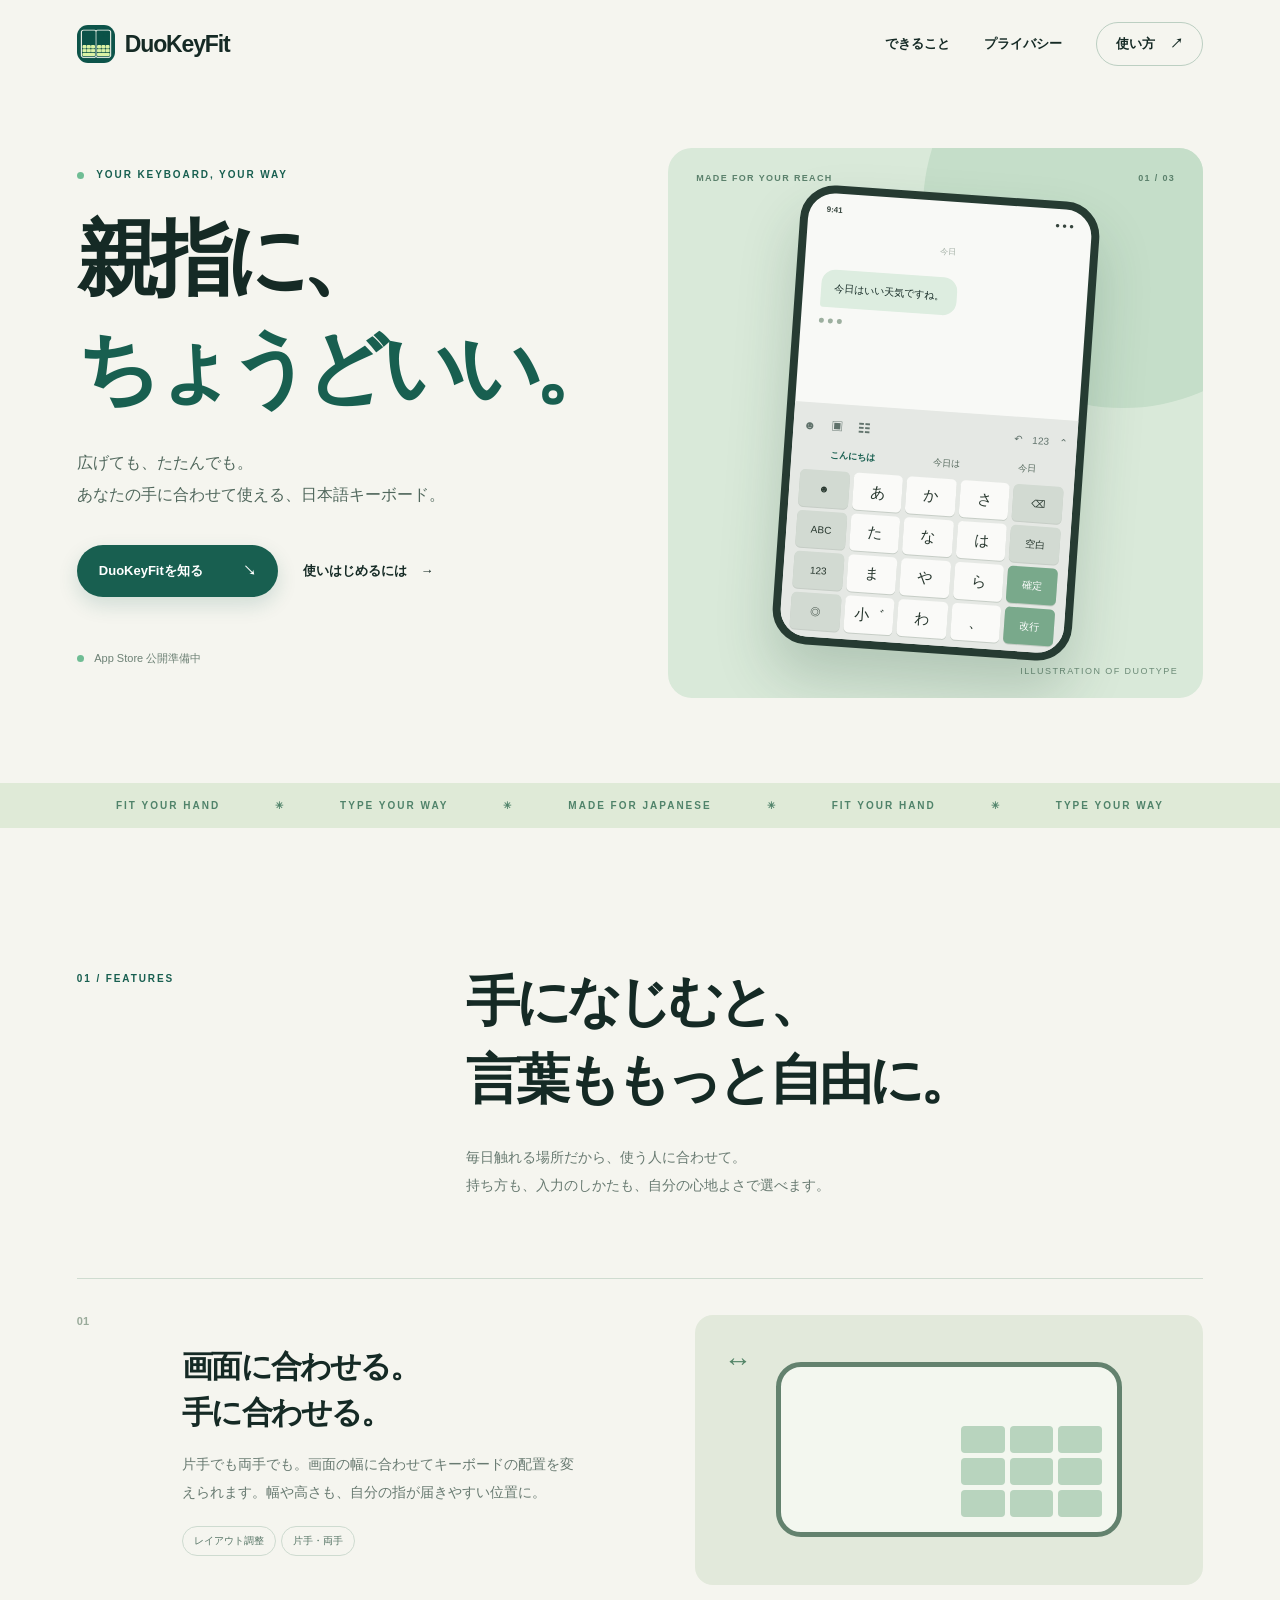
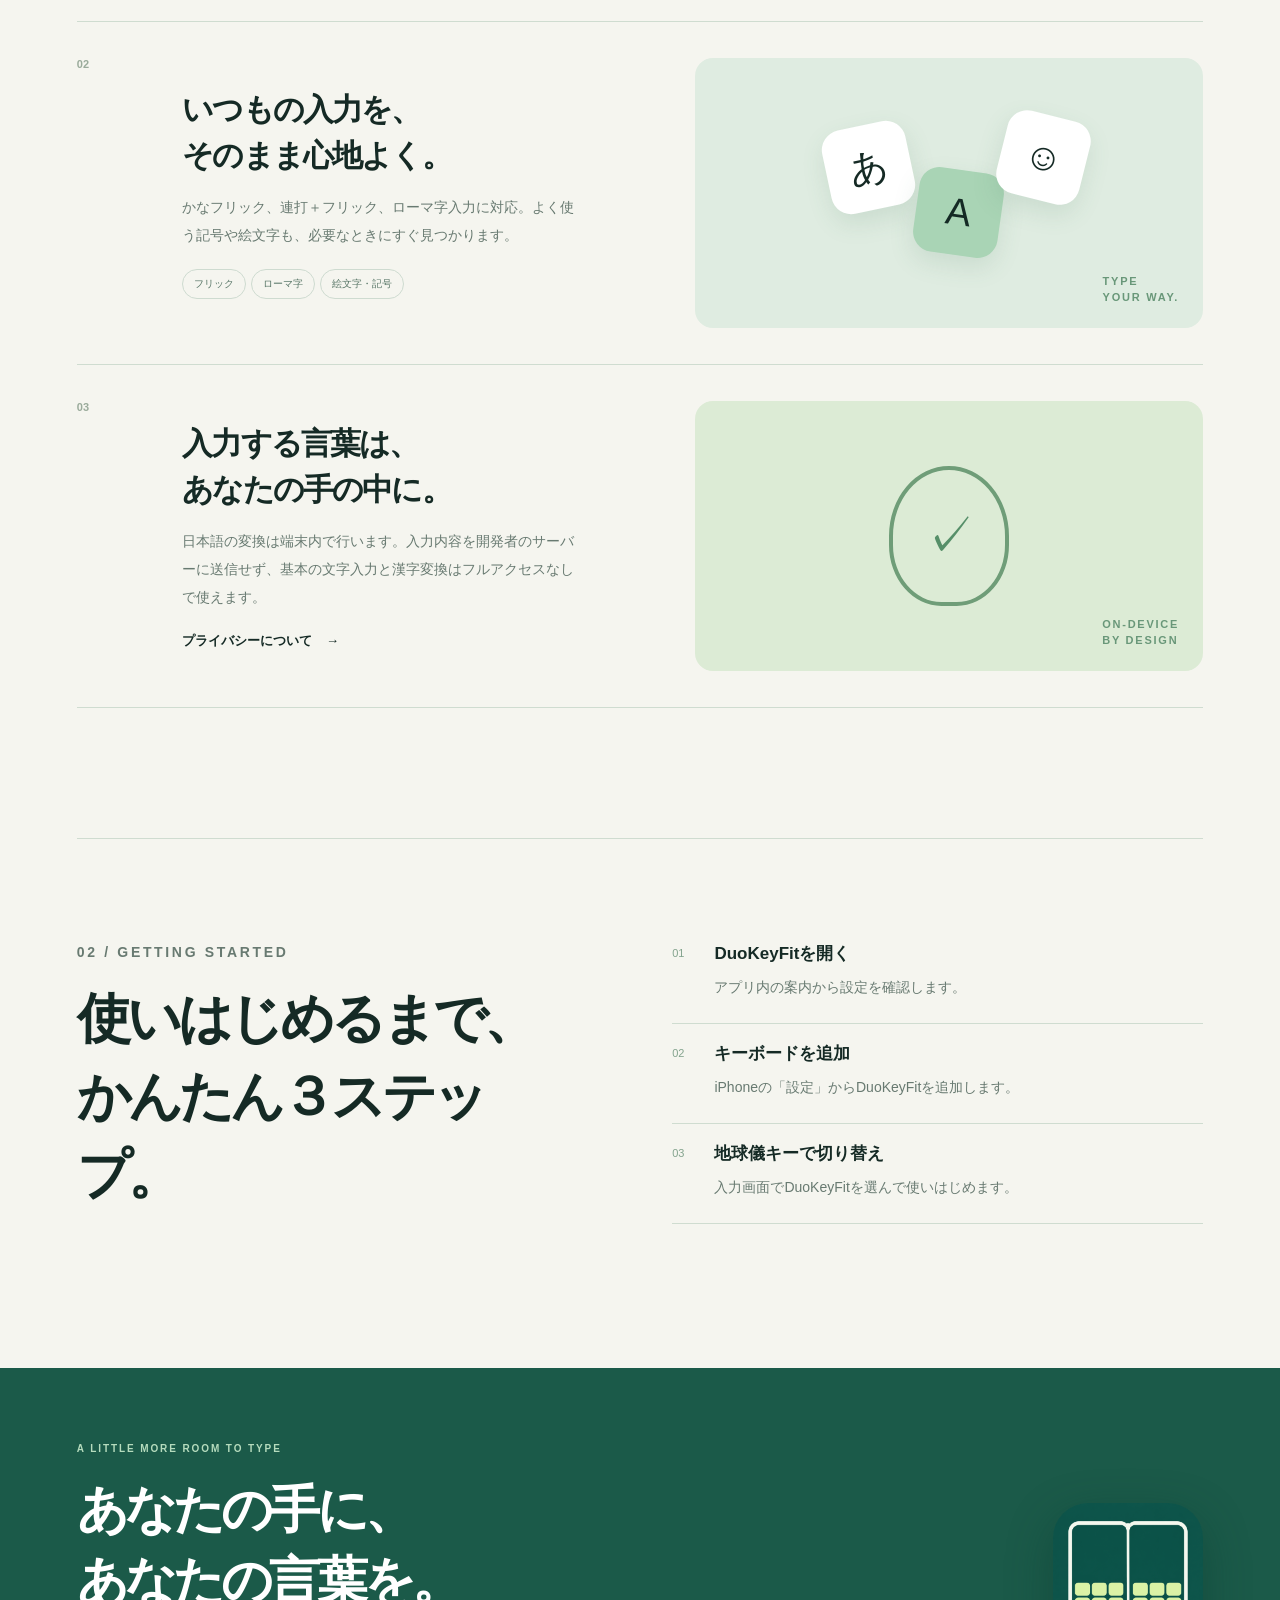
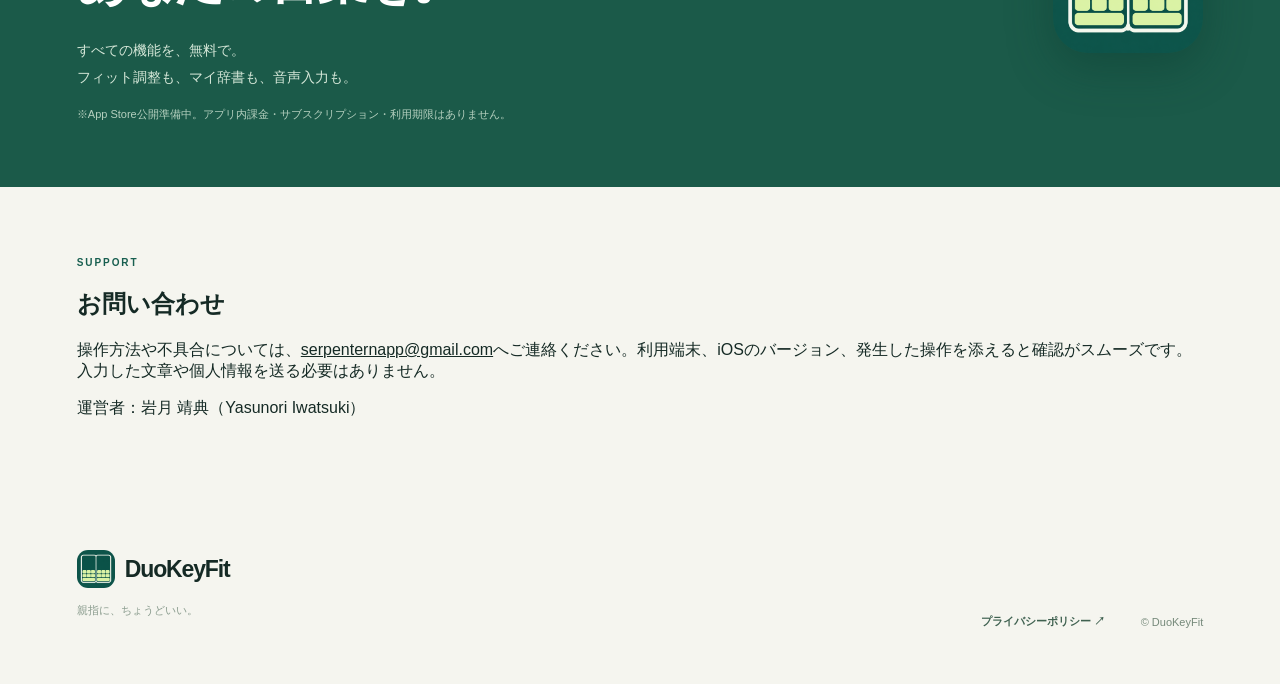
<file: index.html>
<!doctype html>
<html lang="ja">
<head>
<meta charset="utf-8"><meta name="viewport" content="width=device-width,initial-scale=1">
<meta name="description" content="DuoKeyFitは、画面の幅や持ち方に合わせて使える日本語キーボードです。">
<meta name="theme-color" content="#f5f5ef"><title>DuoKeyFit — 親指に、ちょうどいい。</title>
<link rel="icon" href="assets/icon.png"><link rel="stylesheet" href="style.css">
<link rel="canonical" href="https://serpentern.github.io/duotype-site/"></head>
<body>
<a class="skip" href="#main">本文へ移動</a>
<header class="site-header"><a class="brand" href="index.html" aria-label="DuoKeyFit ホーム"><img src="assets/icon.png" alt=""><span>DuoKeyFit</span></a><nav aria-label="メインナビゲーション"><a href="#features">できること</a><a href="#privacy">プライバシー</a><a class="nav-cta" href="#getting-started">使い方 <span aria-hidden="true">↗</span></a></nav></header>
<main id="main">
<section class="hero section-shell"><div class="hero-copy"><div class="eyebrow"><span class="dot"></span> YOUR KEYBOARD, YOUR WAY</div><h1>親指に、<br><em>ちょうどいい。</em></h1><p class="lead">広げても、たたんでも。<br>あなたの手に合わせて使える、<br class="mobile-break">日本語キーボード。</p><div class="hero-actions"><a class="button primary" href="#features">DuoKeyFitを知る <span aria-hidden="true">↘</span></a><a class="text-link" href="#getting-started">使いはじめるには <span aria-hidden="true">→</span></a></div><p class="availability"><span class="dot"></span> App Store 公開準備中</p></div>
<div class="hero-art" aria-label="画面に合わせた片手用キーボードのイメージ"><div class="art-label"><span>MADE FOR YOUR REACH</span><span>01 / 03</span></div><div class="device"><div class="device-top"><span>9:41</span><span>● ● ●</span></div><div class="message-area"><span class="message-time">今日</span><div class="bubble">今日はいい天気ですね。</div><div class="typing"><span></span><span></span><span></span></div></div><div class="keyboard"><div class="keyboard-toolbar"><span>☻</span><span>▣</span><span>☷</span><span class="tool-right">↶　123　⌃</span></div><div class="candidate"><span>こんにちは</span><span>今日は</span><span>今日</span></div><div class="keygrid"><span class="key special">☻</span><span class="key">あ</span><span class="key">か</span><span class="key">さ</span><span class="key special">⌫</span><span class="key special">ABC</span><span class="key">た</span><span class="key">な</span><span class="key">は</span><span class="key special">空白</span><span class="key special">123</span><span class="key">ま</span><span class="key">や</span><span class="key">ら</span><span class="key enter">確定</span><span class="key special">◎</span><span class="key">小゛</span><span class="key">わ</span><span class="key">、</span><span class="key enter">改行</span></div></div></div><span class="art-caption">ILLUSTRATION OF DUOTYPE</span></div></section>
<div class="ticker" aria-hidden="true"><span>FIT YOUR HAND</span><span>✳</span><span>TYPE YOUR WAY</span><span>✳</span><span>MADE FOR JAPANESE</span><span>✳</span><span>FIT YOUR HAND</span><span>✳</span><span>TYPE YOUR WAY</span></div>
<section id="features" class="section-shell features"><div class="section-intro"><p class="eyebrow">01 / FEATURES</p><div><h2>手になじむと、<br>言葉ももっと自由に。</h2><p>毎日触れる場所だから、使う人に合わせて。<br>持ち方も、入力のしかたも、自分の心地よさで選べます。</p></div></div><div class="feature-list"><article class="feature-row"><div class="feature-number">01</div><div><h3>画面に合わせる。<br>手に合わせる。</h3><p>片手でも両手でも。画面の幅に合わせてキーボードの配置を変えられます。幅や高さも、自分の指が届きやすい位置に。</p><span class="chip">レイアウト調整</span><span class="chip">片手・両手</span></div><div class="feature-art layout-art" aria-hidden="true"><div class="small-device"><div class="layout-keys"><i></i><i></i><i></i><i></i><i></i><i></i><i></i><i></i><i></i></div></div><div class="layout-arrow">↔</div></div></article><article class="feature-row"><div class="feature-number">02</div><div><h3>いつもの入力を、<br>そのまま心地よく。</h3><p>かなフリック、連打＋フリック、ローマ字入力に対応。よく使う記号や絵文字も、必要なときにすぐ見つかります。</p><span class="chip">フリック</span><span class="chip">ローマ字</span><span class="chip">絵文字・記号</span></div><div class="feature-art type-art" aria-hidden="true"><div class="floating-key one">あ</div><div class="floating-key two">A</div><div class="floating-key three">☺</div><span>TYPE<br>YOUR WAY.</span></div></article><article id="privacy" class="feature-row"><div class="feature-number">03</div><div><h3>入力する言葉は、<br>あなたの手の中に。</h3><p>日本語の変換は端末内で行います。入力内容を開発者のサーバーに送信せず、基本の文字入力と漢字変換はフルアクセスなしで使えます。</p><a class="text-link" href="privacy.html">プライバシーについて <span aria-hidden="true">→</span></a></div><div class="feature-art privacy-art" aria-hidden="true"><div class="shield">✓</div><span>ON-DEVICE<br>BY DESIGN</span></div></article></div></section>
<section id="getting-started" class="setup section-shell"><div><p class="eyebrow">02 / GETTING STARTED</p><h2>使いはじめるまで、<br>かんたん３ステップ。</h2></div><ol><li><span>01</span><div><h3>DuoKeyFitを開く</h3><p>アプリ内の案内から設定を確認します。</p></div></li><li><span>02</span><div><h3>キーボードを追加</h3><p>iPhoneの「設定」からDuoKeyFitを追加します。</p></div></li><li><span>03</span><div><h3>地球儀キーで切り替え</h3><p>入力画面でDuoKeyFitを選んで使いはじめます。</p></div></li></ol></section>
<section class="closing"><div class="section-shell closing-inner"><div><p class="eyebrow">A LITTLE MORE ROOM TO TYPE</p><h2>あなたの手に、<br>あなたの言葉を。</h2><p>すべての機能を、無料で。<br>フィット調整も、マイ辞書も、音声入力も。</p><span class="closing-note">※App Store公開準備中。アプリ内課金・サブスクリプション・利用期限はありません。</span></div><img src="assets/icon.png" alt="" class="closing-icon"></div></section>
<section id="support" class="section-shell" style="padding-top:60px;padding-bottom:60px"><p class="eyebrow">SUPPORT</p><h2>お問い合わせ</h2><p>操作方法や不具合については、<a href="mailto:serpenternapp@gmail.com" style="text-decoration:underline">serpenternapp@gmail.com</a>へご連絡ください。利用端末、iOSのバージョン、発生した操作を添えると確認がスムーズです。入力した文章や個人情報を送る必要はありません。</p><p>運営者：岩月 靖典（Yasunori Iwatsuki）</p></section></main><footer class="footer section-shell"><div><a class="brand" href="index.html"><img src="assets/icon.png" alt=""><span>DuoKeyFit</span></a><p>親指に、ちょうどいい。</p></div><div class="footer-right"><a href="privacy.html">プライバシーポリシー <span aria-hidden="true">↗</span></a><span>© DuoKeyFit</span></div></footer>
</body></html>
</file>
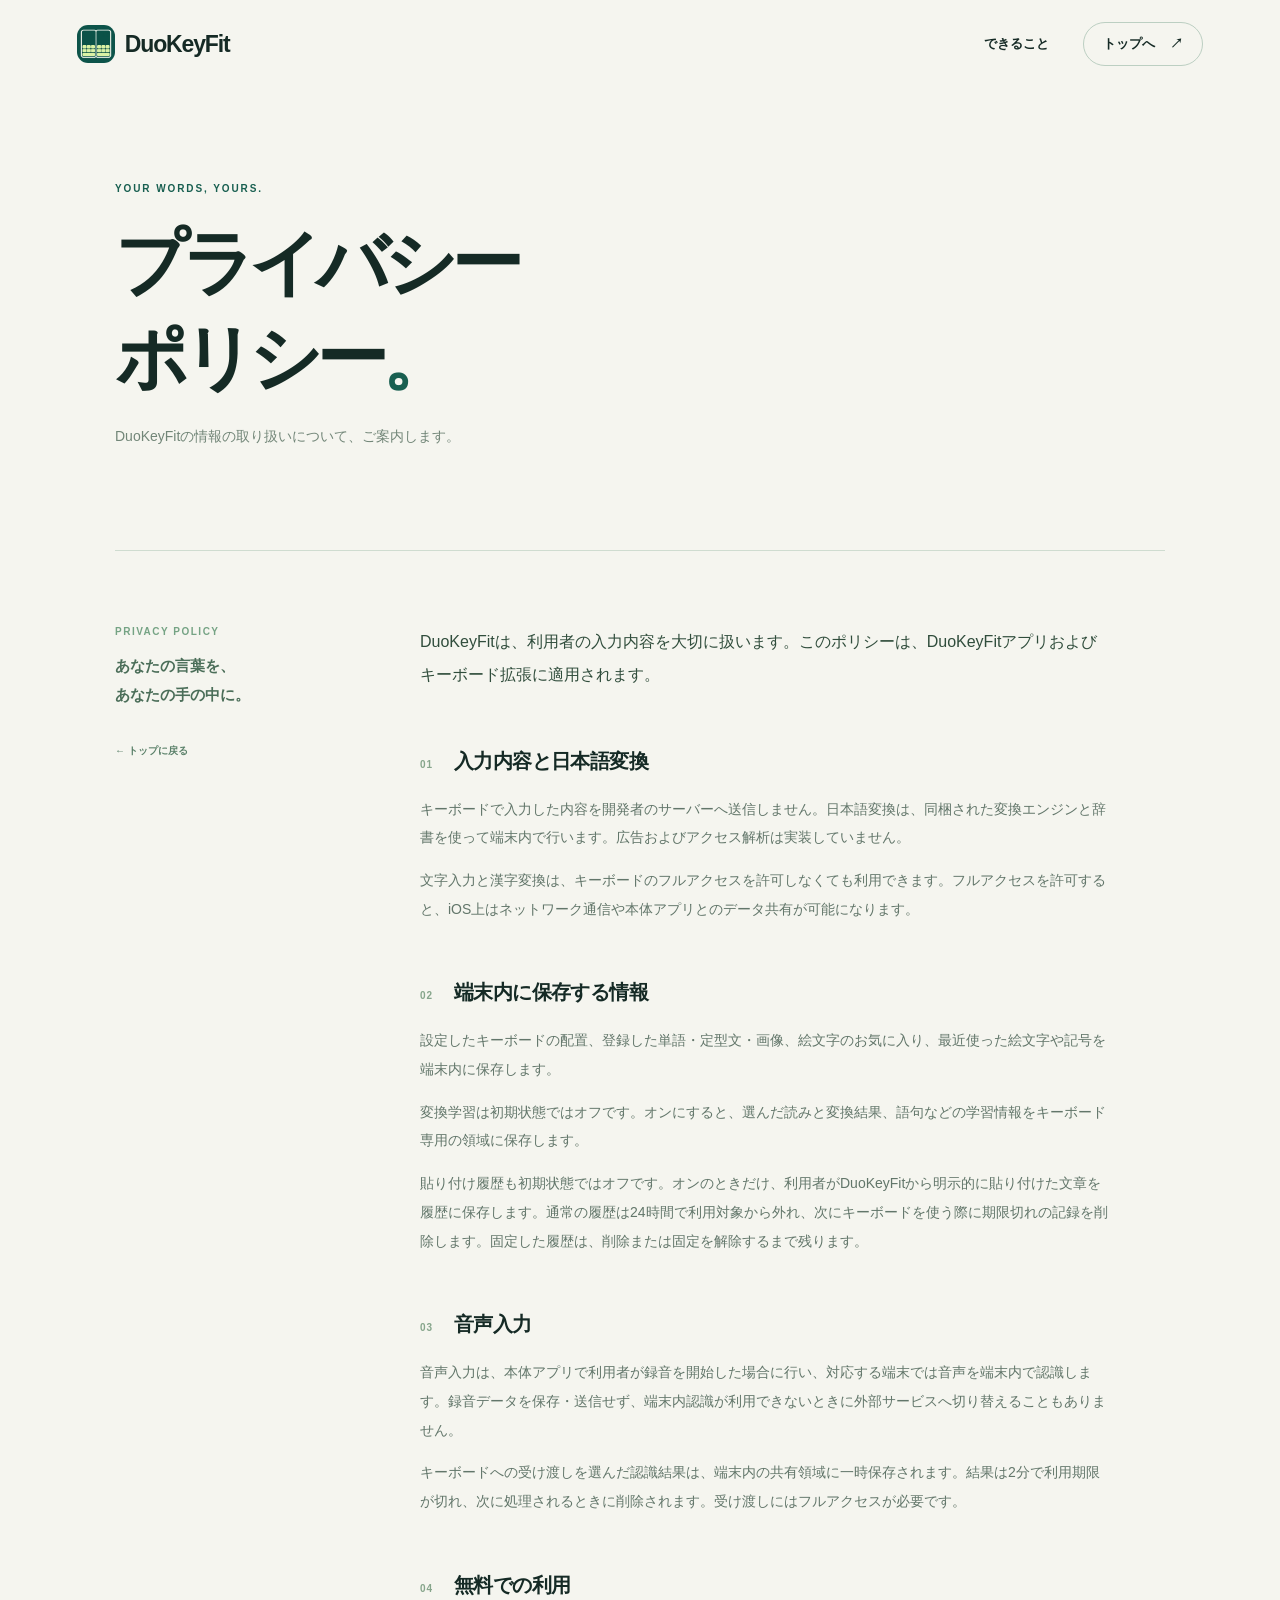
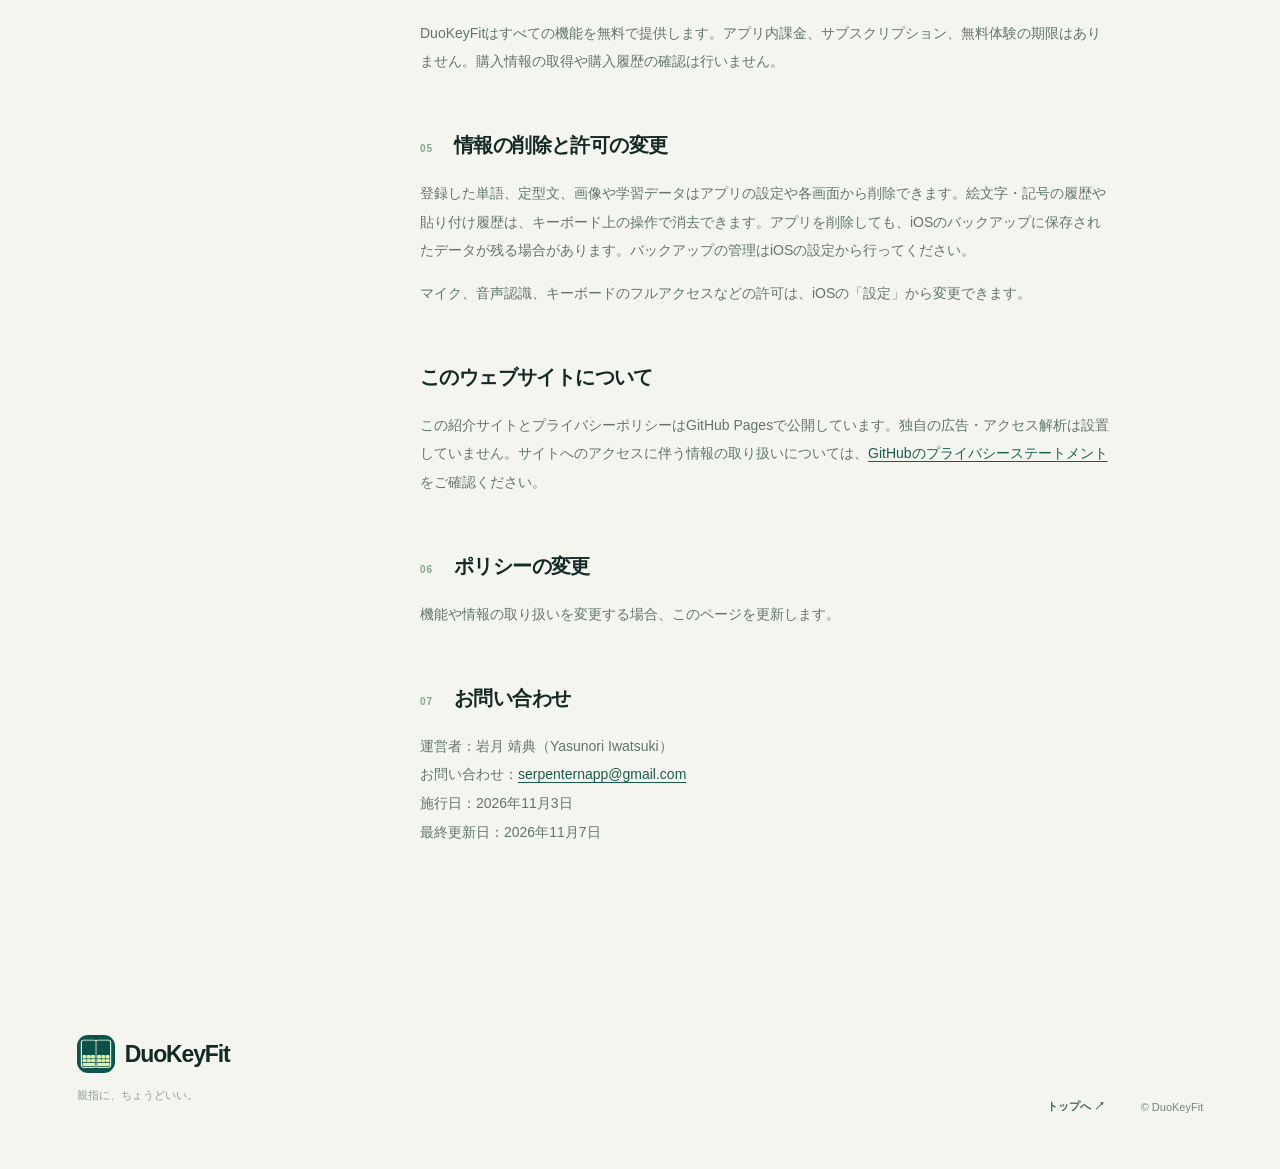
<file: privacy.html>
<!doctype html>
<html lang="ja"><head><meta charset="utf-8"><meta name="viewport" content="width=device-width,initial-scale=1"><meta name="description" content="DuoKeyFitにおける情報の取り扱いについて。"><meta name="theme-color" content="#f5f5ef"><title>プライバシーポリシー — DuoKeyFit</title><link rel="icon" href="assets/icon.png"><link rel="stylesheet" href="style.css"><link rel="canonical" href="https://serpentern.github.io/duotype-site/privacy.html"></head>
<body><a class="skip" href="#main">本文へ移動</a><header class="site-header"><a class="brand" href="index.html"><img src="assets/icon.png" alt=""><span>DuoKeyFit</span></a><nav aria-label="メインナビゲーション"><a href="index.html#features">できること</a><a class="nav-cta" href="index.html">トップへ <span aria-hidden="true">↗</span></a></nav></header>
<main id="main" class="policy-shell"><div class="policy-heading"><p class="eyebrow">YOUR WORDS, YOURS.</p><h1>プライバシー<br>ポリシー<span>。</span></h1><p>DuoKeyFitの情報の取り扱いについて、ご案内します。</p></div><div class="policy-layout"><aside class="policy-aside"><span>PRIVACY POLICY</span><p>あなたの言葉を、<br>あなたの手の中に。</p><a href="index.html">← トップに戻る</a></aside><div class="policy-content"><p class="policy-lead">DuoKeyFitは、利用者の入力内容を大切に扱います。このポリシーは、DuoKeyFitアプリおよびキーボード拡張に適用されます。</p>
<section><h2><span>01</span> 入力内容と日本語変換</h2><p>キーボードで入力した内容を開発者のサーバーへ送信しません。日本語変換は、同梱された変換エンジンと辞書を使って端末内で行います。広告およびアクセス解析は実装していません。</p><p>文字入力と漢字変換は、キーボードのフルアクセスを許可しなくても利用できます。フルアクセスを許可すると、iOS上はネットワーク通信や本体アプリとのデータ共有が可能になります。</p></section>
<section><h2><span>02</span> 端末内に保存する情報</h2><p>設定したキーボードの配置、登録した単語・定型文・画像、絵文字のお気に入り、最近使った絵文字や記号を端末内に保存します。</p><p>変換学習は初期状態ではオフです。オンにすると、選んだ読みと変換結果、語句などの学習情報をキーボード専用の領域に保存します。</p><p>貼り付け履歴も初期状態ではオフです。オンのときだけ、利用者がDuoKeyFitから明示的に貼り付けた文章を履歴に保存します。通常の履歴は24時間で利用対象から外れ、次にキーボードを使う際に期限切れの記録を削除します。固定した履歴は、削除または固定を解除するまで残ります。</p></section>
<section><h2><span>03</span> 音声入力</h2><p>音声入力は、本体アプリで利用者が録音を開始した場合に行い、対応する端末では音声を端末内で認識します。録音データを保存・送信せず、端末内認識が利用できないときに外部サービスへ切り替えることもありません。</p><p>キーボードへの受け渡しを選んだ認識結果は、端末内の共有領域に一時保存されます。結果は2分で利用期限が切れ、次に処理されるときに削除されます。受け渡しにはフルアクセスが必要です。</p></section>
<section><h2><span>04</span> 無料での利用</h2><p>DuoKeyFitはすべての機能を無料で提供します。アプリ内課金、サブスクリプション、無料体験の期限はありません。購入情報の取得や購入履歴の確認は行いません。</p></section>
<section><h2><span>05</span> 情報の削除と許可の変更</h2><p>登録した単語、定型文、画像や学習データはアプリの設定や各画面から削除できます。絵文字・記号の履歴や貼り付け履歴は、キーボード上の操作で消去できます。アプリを削除しても、iOSのバックアップに保存されたデータが残る場合があります。バックアップの管理はiOSの設定から行ってください。</p><p>マイク、音声認識、キーボードのフルアクセスなどの許可は、iOSの「設定」から変更できます。</p></section>
<section><h2>このウェブサイトについて</h2><p>この紹介サイトとプライバシーポリシーはGitHub Pagesで公開しています。独自の広告・アクセス解析は設置していません。サイトへのアクセスに伴う情報の取り扱いについては、<a href="https://docs.github.com/en/site-policy/privacy-policies/github-general-privacy-statement">GitHubのプライバシーステートメント</a>をご確認ください。</p></section>
<section><h2><span>06</span> ポリシーの変更</h2><p>機能や情報の取り扱いを変更する場合、このページを更新します。</p></section>
<section id="contact"><h2><span>07</span> お問い合わせ</h2><p>運営者：岩月 靖典（Yasunori Iwatsuki）<br>お問い合わせ：<a href="mailto:serpenternapp@gmail.com">serpenternapp@gmail.com</a><br>施行日：2026年11月3日<br>最終更新日：2026年11月7日</p></section>
</div></div></main><footer class="footer section-shell"><div><a class="brand" href="index.html"><img src="assets/icon.png" alt=""><span>DuoKeyFit</span></a><p>親指に、ちょうどいい。</p></div><div class="footer-right"><a href="index.html">トップへ <span aria-hidden="true">↗</span></a><span>© DuoKeyFit</span></div></footer></body></html>
</file>
<file: style.css>
:root{--ink:#152a25;--muted:#687a71;--green:#185f50;--mint:#bfe3cc;--cream:#f5f5ef;--line:#dce3d9;--white:#fff;--yellow:#e4efb5}*{box-sizing:border-box}html{scroll-behavior:smooth}body{margin:0;background:var(--cream);color:var(--ink);font-family:-apple-system,BlinkMacSystemFont,"Hiragino Kaku Gothic ProN","Noto Sans JP",Meiryo,sans-serif;-webkit-font-smoothing:antialiased}a{color:inherit;text-decoration:none}a:focus-visible{outline:3px solid #538f71;outline-offset:5px}.skip{position:absolute;left:12px;top:-100px;z-index:99;background:white;padding:12px}.skip:focus{top:12px}.site-header{max-width:1440px;margin:auto;height:88px;padding:0 6%;display:flex;align-items:center;justify-content:space-between}.brand{display:inline-flex;align-items:center;gap:10px;font-weight:750;letter-spacing:-.05em;font-size:23px}.brand img{width:38px;height:38px;border-radius:11px}.site-header nav{display:flex;align-items:center;gap:34px;font-size:13px;font-weight:650}.site-header nav>a:not(.nav-cta):hover,.text-link:hover{color:#4f987c}.nav-cta{border:1px solid #bccfc2;border-radius:999px;padding:12px 19px}.nav-cta span{margin-left:12px}.section-shell{width:min(1240px,88%);margin:0 auto}.hero{min-height:680px;display:grid;grid-template-columns:1fr 1fr;align-items:center;gap:5%;padding:60px 0 85px}.eyebrow{font-size:10px;font-weight:800;letter-spacing:.19em;color:var(--green)}.dot{display:inline-block;width:7px;height:7px;border-radius:50%;background:#6fbd94;margin-right:8px;vertical-align:middle}.hero h1,.policy-heading h1{font-size:clamp(48px,6.4vw,88px);line-height:1.32;letter-spacing:-.095em;margin:25px 0;font-weight:750}.hero h1 em{font-style:normal;color:var(--green)}.lead{font-size:16px;line-height:2;color:#50675c}.hero-actions{display:flex;gap:25px;align-items:center;margin-top:34px}.button{display:inline-flex;justify-content:space-between;align-items:center;gap:40px;border-radius:100px;padding:17px 22px;font-weight:700;font-size:13px}.primary{background:var(--green);color:white;box-shadow:0 8px 20px #145c5029}.button:hover{background:#0f4f41}.text-link{font-size:13px;font-weight:700}.text-link span{margin-left:10px}.availability{margin-top:54px;color:#6d8175;font-size:11px}.hero-art{min-height:550px;border-radius:24px;background:#d9e9d9;position:relative;overflow:hidden;display:flex;justify-content:center;align-items:center}.hero-art:before{content:"";position:absolute;width:400px;height:400px;background:#c5dec9;border-radius:50%;top:-140px;right:-120px}.art-label{position:absolute;top:25px;left:28px;right:28px;display:flex;justify-content:space-between;font-size:9px;letter-spacing:.15em;color:#5b816c;font-weight:800}.art-caption{position:absolute;bottom:22px;right:25px;color:#6c8b77;font-size:9px;letter-spacing:.16em}.device{width:300px;height:460px;background:#f8f9f6;border:8px solid #263b32;border-radius:35px;box-shadow:0 32px 55px #20473535;overflow:hidden;z-index:1;transform:rotate(4deg)}.device-top{display:flex;justify-content:space-between;padding:12px 18px;color:#36453d;font-size:8px;font-weight:bold}.message-area{height:177px;padding:12px 18px}.message-time{display:block;text-align:center;font-size:8px;color:#a0ada3}.bubble{margin-top:20px;background:#ddede0;padding:12px 13px;border-radius:14px 14px 14px 3px;width:max-content;font-size:10px}.typing{margin-top:11px;display:flex;gap:4px}.typing span{width:5px;height:5px;border-radius:50%;background:#9caf9f}.keyboard{height:240px;padding:10px;background:#e5e8e4}.keyboard-toolbar{display:flex;gap:15px;align-items:center;color:#60726b;font-size:12px;height:25px}.tool-right{margin-left:auto;font-size:10px}.candidate{display:flex;justify-content:space-around;align-items:center;height:32px;color:#52665a;font-size:9px}.candidate span:first-child{color:var(--green);font-weight:bold}.keygrid{display:grid;grid-template-columns:repeat(5,1fr);grid-template-rows:repeat(4,37px);gap:4px}.key{display:flex;align-items:center;justify-content:center;background:#fafaf8;border-radius:5px;box-shadow:0 1px 0 #c6cdc6;color:#26362d;font-size:15px}.key.special{background:#d2dad2;font-size:10px}.key.enter{background:#79a98b;color:white;font-size:10px}.ticker{display:flex;gap:55px;white-space:nowrap;overflow:hidden;background:#dfead7;padding:17px 0;color:#50836a;font-size:10px;letter-spacing:.2em;font-weight:800;justify-content:center}.features{padding-top:135px;padding-bottom:130px}.section-intro{display:grid;grid-template-columns:1fr 2fr;gap:20px;margin-bottom:65px}.section-intro h2,.setup h2{font-size:clamp(34px,4.2vw,54px);line-height:1.45;letter-spacing:-.075em;margin:0 0 24px}.section-intro>div>p,.feature-row p,.setup p{color:var(--muted);line-height:2;font-size:14px}.feature-row{display:grid;grid-template-columns:.16fr 1fr 1.05fr;gap:28px;padding:36px 0;border-top:1px solid #cfdcd0;align-items:center}.feature-row:last-child{border-bottom:1px solid #cfdcd0}.feature-number{align-self:start;font-size:11px;font-weight:700;color:#9aab9b}.feature-row h3{font-size:clamp(25px,2.4vw,34px);letter-spacing:-.06em;line-height:1.5;margin:0 0 14px}.feature-row p{max-width:400px;margin-bottom:20px}.chip{display:inline-block;border:1px solid #cedbd0;border-radius:99px;padding:7px 11px;font-size:10px;color:#587667;margin-right:5px}.feature-art{min-height:270px;border-radius:18px;position:relative;overflow:hidden}.layout-art{background:#e2e9db;display:flex;align-items:center;justify-content:center}.small-device{width:68%;height:68%;min-height:175px;border:5px solid #63826e;border-radius:25px;background:#f3f7ef;display:flex;align-items:end;justify-content:end;padding:15px}.layout-keys{width:46%;display:grid;grid-template-columns:repeat(3,1fr);gap:5px}.layout-keys i{height:27px;background:#b8d4be;border-radius:4px}.layout-arrow{position:absolute;top:30px;left:29px;color:#548568;font-size:28px}.type-art{background:#dfece1;display:flex;align-items:center;justify-content:center}.type-art>span,.privacy-art>span{font-size:11px;line-height:1.5;letter-spacing:.16em;color:#699779;font-weight:800;position:absolute;right:24px;bottom:22px}.floating-key{width:85px;height:85px;border-radius:20px;background:#fff;display:grid;place-items:center;font-size:38px;box-shadow:0 10px 25px #46785822;position:absolute}.floating-key.one{transform:translate(-80px,-25px) rotate(-12deg)}.floating-key.two{transform:translate(10px,20px) rotate(8deg);background:#a9d4b5}.floating-key.three{transform:translate(95px,-35px) rotate(14deg)}.privacy-art{background:#dcebd5;display:flex;align-items:center;justify-content:center}.shield{width:120px;height:140px;border:4px solid #6f9d78;border-radius:55% 55% 48% 48%;display:grid;place-items:center;font-size:52px;color:#568f69}.setup{display:grid;grid-template-columns:1fr 1.1fr;gap:10%;padding:85px 0 130px;border-top:1px solid #cfdcd0}.setup ol{list-style:none;padding:0;margin:0}.setup li{display:flex;gap:30px;padding:18px 0 22px;border-bottom:1px solid #cfdcd0}.setup li>span{font-size:11px;color:#83a38d;padding-top:5px}.setup h3{font-size:17px;margin:0}.setup li p{margin:8px 0 0}.closing{background:#1b5a49;color:white}.closing-inner{min-height:360px;display:flex;align-items:center;justify-content:space-between;padding:65px 0}.closing .eyebrow{color:#b5dbbd}.closing h2{font-size:clamp(35px,4vw,54px);line-height:1.4;letter-spacing:-.075em;margin:20px 0}.closing p:not(.eyebrow){font-size:14px;line-height:1.9;color:#d5e7d8}.closing-note{font-size:11px;color:#b5d0bf}.closing-icon{width:150px;height:150px;border-radius:35px;box-shadow:0 15px 45px #0b3b3070}.footer{display:flex;justify-content:space-between;align-items:end;padding:55px 0}.footer p{font-size:11px;color:#8a9c8e}.footer-right{display:flex;gap:36px;align-items:center;font-size:11px;color:#75897a}.footer-right a{font-weight:bold;color:#3f6150}.policy-shell{width:min(1050px,88%);margin:auto}.policy-heading{padding:85px 0 90px;border-bottom:1px solid #cfdcd0}.policy-heading h1{font-size:clamp(44px,5.8vw,72px);margin:22px 0}.policy-heading h1 span{color:var(--green)}.policy-heading>p:last-child{color:#728678;font-size:14px}.policy-layout{display:grid;grid-template-columns:240px 1fr;gap:65px;padding:75px 0 120px}.policy-aside{position:sticky;top:30px;align-self:start;font-size:10px;letter-spacing:.15em;font-weight:800;color:#75a384}.policy-aside p{font-size:15px;letter-spacing:0;line-height:1.9;color:#4b6e59}.policy-aside a{display:inline-block;margin-top:20px;color:#5a8069;letter-spacing:0}.policy-content{max-width:690px}.policy-lead{font-size:16px!important;color:#304d3c!important;margin-top:0!important}.policy-content section{margin-top:56px}.policy-content h2{font-size:20px;letter-spacing:-.03em;margin-bottom:20px}.policy-content h2 span{font-size:10px;letter-spacing:.1em;color:#86a58b;margin-right:16px}.policy-content p{font-size:14px;line-height:2.05;color:#62766a}.policy-content a{color:var(--green);text-decoration:underline;text-underline-offset:3px}.mobile-break{display:none}@media(max-width:760px){.site-header{height:72px;padding:0 6%}.brand{font-size:20px}.brand img{width:34px;height:34px}.site-header nav{gap:15px;font-size:11px}.site-header nav>a:first-child{display:none}.nav-cta{padding:9px 12px}.hero{grid-template-columns:1fr;gap:35px;padding:50px 0 65px}.hero h1{font-size:clamp(48px,11vw,72px)}.hero-art{min-height:460px}.device{transform:rotate(3deg) scale(.85)}.hero-actions{gap:16px}.button{gap:22px;padding:15px 18px}.availability{margin-top:32px}.ticker{gap:28px;justify-content:flex-start;font-size:9px}.features{padding:90px 0}.section-intro{grid-template-columns:1fr;gap:8px;margin-bottom:35px}.feature-row{grid-template-columns:30px 1fr;gap:15px;padding:32px 0}.feature-art{grid-column:2;min-height:230px}.setup{grid-template-columns:1fr;gap:30px;padding:65px 0 90px}.closing-inner{min-height:330px;gap:12px}.closing-icon{width:86px;height:86px;border-radius:22px}.closing p:not(.eyebrow){font-size:12px}.closing p br{display:none}.footer{align-items:start}.footer-right{flex-direction:column;gap:15px;align-items:end}.policy-heading{padding:55px 0}.policy-layout{display:block;padding:40px 0 70px}.policy-aside{position:static;margin-bottom:50px}.policy-aside p{display:none}.policy-aside a{margin-top:15px}.policy-content section{margin-top:40px}.mobile-break{display:block}}@media(prefers-reduced-motion:reduce){html{scroll-behavior:auto}}
</file>
